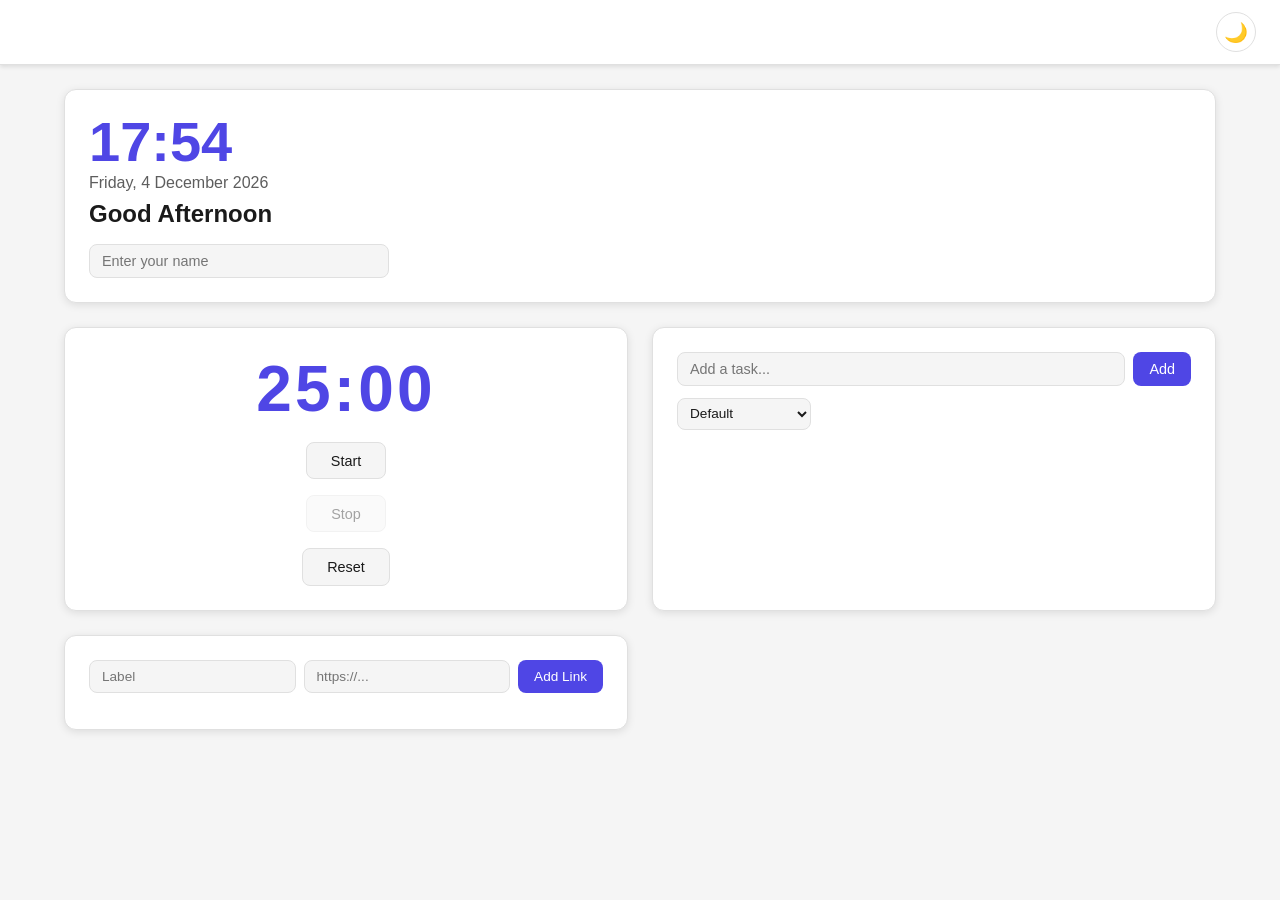
<file: index.html>
<!DOCTYPE html>
<html lang="en" data-theme="light">
<head>
  <meta charset="UTF-8" />
  <meta name="viewport" content="width=device-width, initial-scale=1.0" />
  <title>Life Dashboard</title>
  <link rel="stylesheet" href="css/style.css" />
</head>
<body>
  <header class="header">
    <button id="theme-toggle" aria-label="Toggle theme">🌙</button>
  </header>

  <main class="dashboard">
    <!-- Greeting Widget -->
    <section id="greeting" class="widget greeting-widget">
      <div id="greeting-time"></div>
      <div id="greeting-date"></div>
      <div id="greeting-text"></div>
      <input id="greeting-name" type="text" placeholder="Enter your name" />
    </section>

    <!-- Focus Timer -->
    <section id="focus-timer" class="widget timer-widget">
      <div id="timer-display">25:00</div>
      <button id="timer-start">Start</button>
      <button id="timer-stop" disabled>Stop</button>
      <button id="timer-reset">Reset</button>
    </section>

    <!-- To-Do List -->
    <section id="todo" class="widget todo-widget">
      <div class="todo-input-row">
        <input id="todo-input" type="text" placeholder="Add a task..." />
        <button id="todo-add">Add</button>
      </div>
      <div class="todo-sort-row">
        <select id="todo-sort">
          <option value="default">Default</option>
          <option value="alpha">Alphabetical</option>
          <option value="completed-last">Completed Last</option>
        </select>
      </div>
      <ul id="todo-list"></ul>
    </section>

    <!-- Quick Links -->
    <section id="quick-links" class="widget links-widget">
      <div id="links-list"></div>
      <div class="link-input-row">
        <input id="link-label" type="text" placeholder="Label" />
        <input id="link-url"   type="url"  placeholder="https://..." />
        <button id="link-add">Add Link</button>
      </div>
    </section>
  </main>

  <script src="js/app.js"></script>
</body>
</html>
</file>
<file: css/style.css>
/* 1. CSS custom properties (design tokens) */
:root {
  --bg: #f5f5f5;
  --surface: #ffffff;
  --text: #1a1a1a;
  --accent: #4f46e5;
  --border: #e0e0e0;
  --shadow: rgba(0, 0, 0, 0.1);
}

[data-theme="dark"] {
  --bg: #1a1a2e;
  --surface: #16213e;
  --text: #e0e0e0;
  --accent: #818cf8;
  --border: #2d3748;
  --shadow: rgba(0, 0, 0, 0.4);
}

/* 2. Reset / base */
*, *::before, *::after {
  box-sizing: border-box;
  margin: 0;
  padding: 0;
}

html {
  font-size: 16px;
}

body {
  font-family: -apple-system, BlinkMacSystemFont, 'Segoe UI', Roboto, Oxygen, Ubuntu, sans-serif;
  background-color: var(--bg);
  color: var(--text);
  min-height: 100vh;
  transition: background-color 0.3s ease, color 0.3s ease;
}
/* 3. Layout — dashboard grid */
.dashboard {
  display: grid;
  grid-template-columns: repeat(2, 1fr);
  gap: 1.5rem;
  padding: 1.5rem;
  max-width: 1200px;
  margin: 0 auto;
}

/* 4. Header */
.header {
  display: flex;
  align-items: center;
  justify-content: flex-end;
  padding: 0.75rem 1.5rem;
  background-color: var(--surface);
  border-bottom: 1px solid var(--border);
  position: sticky;
  top: 0;
  z-index: 100;
  box-shadow: 0 2px 4px var(--shadow);
  transition: background-color 0.3s ease, border-color 0.3s ease;
}

#theme-toggle {
  background: none;
  border: 1px solid var(--border);
  border-radius: 50%;
  width: 2.5rem;
  height: 2.5rem;
  font-size: 1.2rem;
  cursor: pointer;
  color: var(--text);
  display: flex;
  align-items: center;
  justify-content: center;
  transition: background-color 0.2s ease, border-color 0.2s ease, transform 0.2s ease;
}

#theme-toggle:hover {
  background-color: var(--border);
  transform: rotate(15deg);
}

/* 5. Widget base */
.widget {
  background-color: var(--surface);
  border-radius: 12px;
  padding: 1.5rem;
  box-shadow: 0 2px 8px var(--shadow);
  border: 1px solid var(--border);
  transition: background-color 0.3s ease, border-color 0.3s ease, box-shadow 0.3s ease;
}

/* 6. Greeting Widget */
.greeting-widget {
  grid-column: 1 / -1; /* full width */
}

#greeting-time {
  font-size: 3.5rem;
  font-weight: 700;
  color: var(--accent);
  line-height: 1;
  margin-bottom: 0.25rem;
}

#greeting-date {
  font-size: 1rem;
  color: var(--text);
  opacity: 0.7;
  margin-bottom: 0.5rem;
}

#greeting-text {
  font-size: 1.5rem;
  font-weight: 600;
  margin-bottom: 1rem;
}

#greeting-name {
  width: 100%;
  max-width: 300px;
  padding: 0.5rem 0.75rem;
  border: 1px solid var(--border);
  border-radius: 8px;
  background-color: var(--bg);
  color: var(--text);
  font-size: 0.9rem;
  transition: border-color 0.2s ease, background-color 0.3s ease;
  outline: none;
}

#greeting-name:focus {
  border-color: var(--accent);
}

/* 7. Focus Timer Widget */
.timer-widget {
  display: flex;
  flex-direction: column;
  align-items: center;
  gap: 1rem;
}

#timer-display {
  font-size: 4rem;
  font-weight: 700;
  color: var(--accent);
  font-variant-numeric: tabular-nums;
  letter-spacing: 0.05em;
}

.timer-widget > button {
  padding: 0.6rem 1.5rem;
  border: 1px solid var(--border);
  border-radius: 8px;
  background-color: var(--bg);
  color: var(--text);
  font-size: 0.9rem;
  cursor: pointer;
  transition: background-color 0.2s ease, color 0.2s ease, border-color 0.2s ease;
}

.timer-widget > button:not(:disabled):hover {
  background-color: var(--accent);
  color: #fff;
  border-color: var(--accent);
}

.timer-widget > button:disabled {
  opacity: 0.4;
  cursor: not-allowed;
}

/* 8. To-Do Widget */
.todo-input-row,
.todo-sort-row {
  display: flex;
  gap: 0.5rem;
  margin-bottom: 0.75rem;
}

#todo-input {
  flex: 1;
  padding: 0.5rem 0.75rem;
  border: 1px solid var(--border);
  border-radius: 8px;
  background-color: var(--bg);
  color: var(--text);
  font-size: 0.9rem;
  outline: none;
  transition: border-color 0.2s ease, background-color 0.3s ease;
}

#todo-input:focus {
  border-color: var(--accent);
}

#todo-add {
  padding: 0.5rem 1rem;
  background-color: var(--accent);
  color: #fff;
  border: none;
  border-radius: 8px;
  cursor: pointer;
  font-size: 0.9rem;
  transition: opacity 0.2s ease;
}

#todo-add:hover {
  opacity: 0.85;
}

#todo-sort {
  padding: 0.4rem 0.5rem;
  border: 1px solid var(--border);
  border-radius: 8px;
  background-color: var(--bg);
  color: var(--text);
  font-size: 0.85rem;
  cursor: pointer;
  outline: none;
}

#todo-list {
  list-style: none;
  display: flex;
  flex-direction: column;
  gap: 0.4rem;
}

#todo-list li {
  display: flex;
  align-items: center;
  gap: 0.5rem;
  padding: 0.5rem 0.6rem;
  border-radius: 8px;
  background-color: var(--bg);
  border: 1px solid var(--border);
  transition: background-color 0.2s ease;
}

#todo-list li.completed span {
  text-decoration: line-through;
  opacity: 0.5;
}

#todo-list li span {
  flex: 1;
  font-size: 0.9rem;
  word-break: break-word;
}

#todo-list li button {
  padding: 0.25rem 0.6rem;
  border: 1px solid var(--border);
  border-radius: 6px;
  background-color: transparent;
  color: var(--text);
  font-size: 0.75rem;
  cursor: pointer;
  transition: background-color 0.2s ease, color 0.2s ease;
}

#todo-list li button:hover {
  background-color: var(--accent);
  color: #fff;
  border-color: var(--accent);
}

#todo-list li input[type="text"] {
  flex: 1;
  padding: 0.25rem 0.4rem;
  border: 1px solid var(--accent);
  border-radius: 6px;
  background-color: var(--bg);
  color: var(--text);
  font-size: 0.9rem;
  outline: none;
}

/* 9. Quick Links Widget */
.link-input-row {
  display: flex;
  gap: 0.5rem;
  margin-bottom: 0.75rem;
  flex-wrap: wrap;
}

#link-label,
#link-url {
  flex: 1;
  min-width: 100px;
  padding: 0.5rem 0.75rem;
  border: 1px solid var(--border);
  border-radius: 8px;
  background-color: var(--bg);
  color: var(--text);
  font-size: 0.85rem;
  outline: none;
  transition: border-color 0.2s ease, background-color 0.3s ease;
}

#link-label:focus,
#link-url:focus {
  border-color: var(--accent);
}

#link-add {
  padding: 0.5rem 1rem;
  background-color: var(--accent);
  color: #fff;
  border: none;
  border-radius: 8px;
  cursor: pointer;
  font-size: 0.85rem;
  white-space: nowrap;
  transition: opacity 0.2s ease;
}

#link-add:hover {
  opacity: 0.85;
}

#links-list {
  display: flex;
  flex-wrap: wrap;
  gap: 0.5rem;
}

.link-item {
  display: flex;
  align-items: center;
  gap: 0.3rem;
  background-color: var(--bg);
  border: 1px solid var(--border);
  border-radius: 8px;
  padding: 0.4rem 0.75rem;
  transition: background-color 0.2s ease;
}

.link-item a {
  color: var(--accent);
  text-decoration: none;
  font-size: 0.9rem;
  font-weight: 500;
}

.link-item a:hover {
  text-decoration: underline;
}

.link-item button {
  background: none;
  border: none;
  color: var(--text);
  opacity: 0.5;
  cursor: pointer;
  font-size: 0.75rem;
  padding: 0.1rem 0.3rem;
  border-radius: 4px;
  transition: opacity 0.2s ease, background-color 0.2s ease;
}

.link-item button:hover {
  opacity: 1;
  background-color: #e53e3e20;
  color: #e53e3e;
}

/* 10. Animations / transitions */
/* Smooth theme transition is already applied to body, widget, and header above */

/* 11. Responsive breakpoints */
@media (max-width: 768px) {
  .dashboard {
    grid-template-columns: 1fr;
    padding: 1rem;
    gap: 1rem;
  }

  .greeting-widget {
    grid-column: 1;
  }

  #greeting-time {
    font-size: 2.5rem;
  }

  #timer-display {
    font-size: 3rem;
  }

  .link-input-row {
    flex-direction: column;
  }

  #link-label,
  #link-url,
  #link-add {
    width: 100%;
    flex: none;
  }
}
</file>
